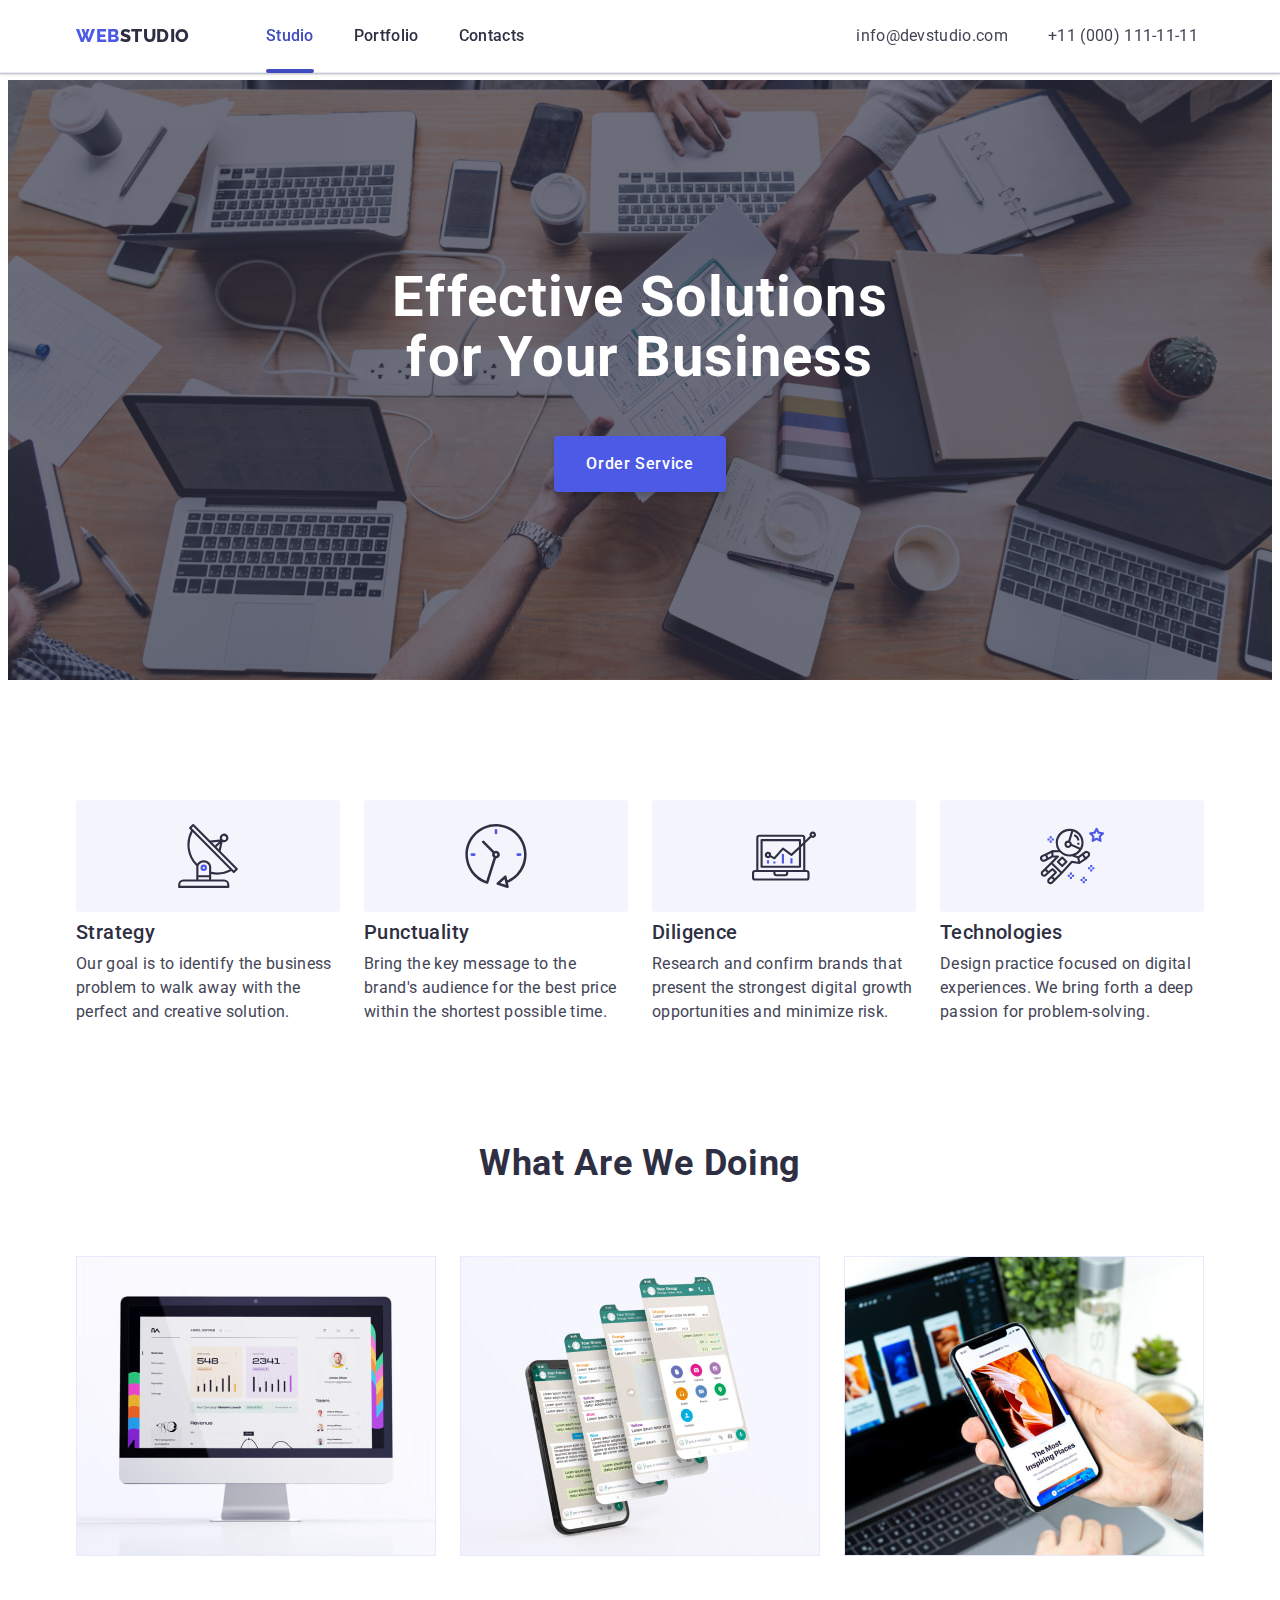
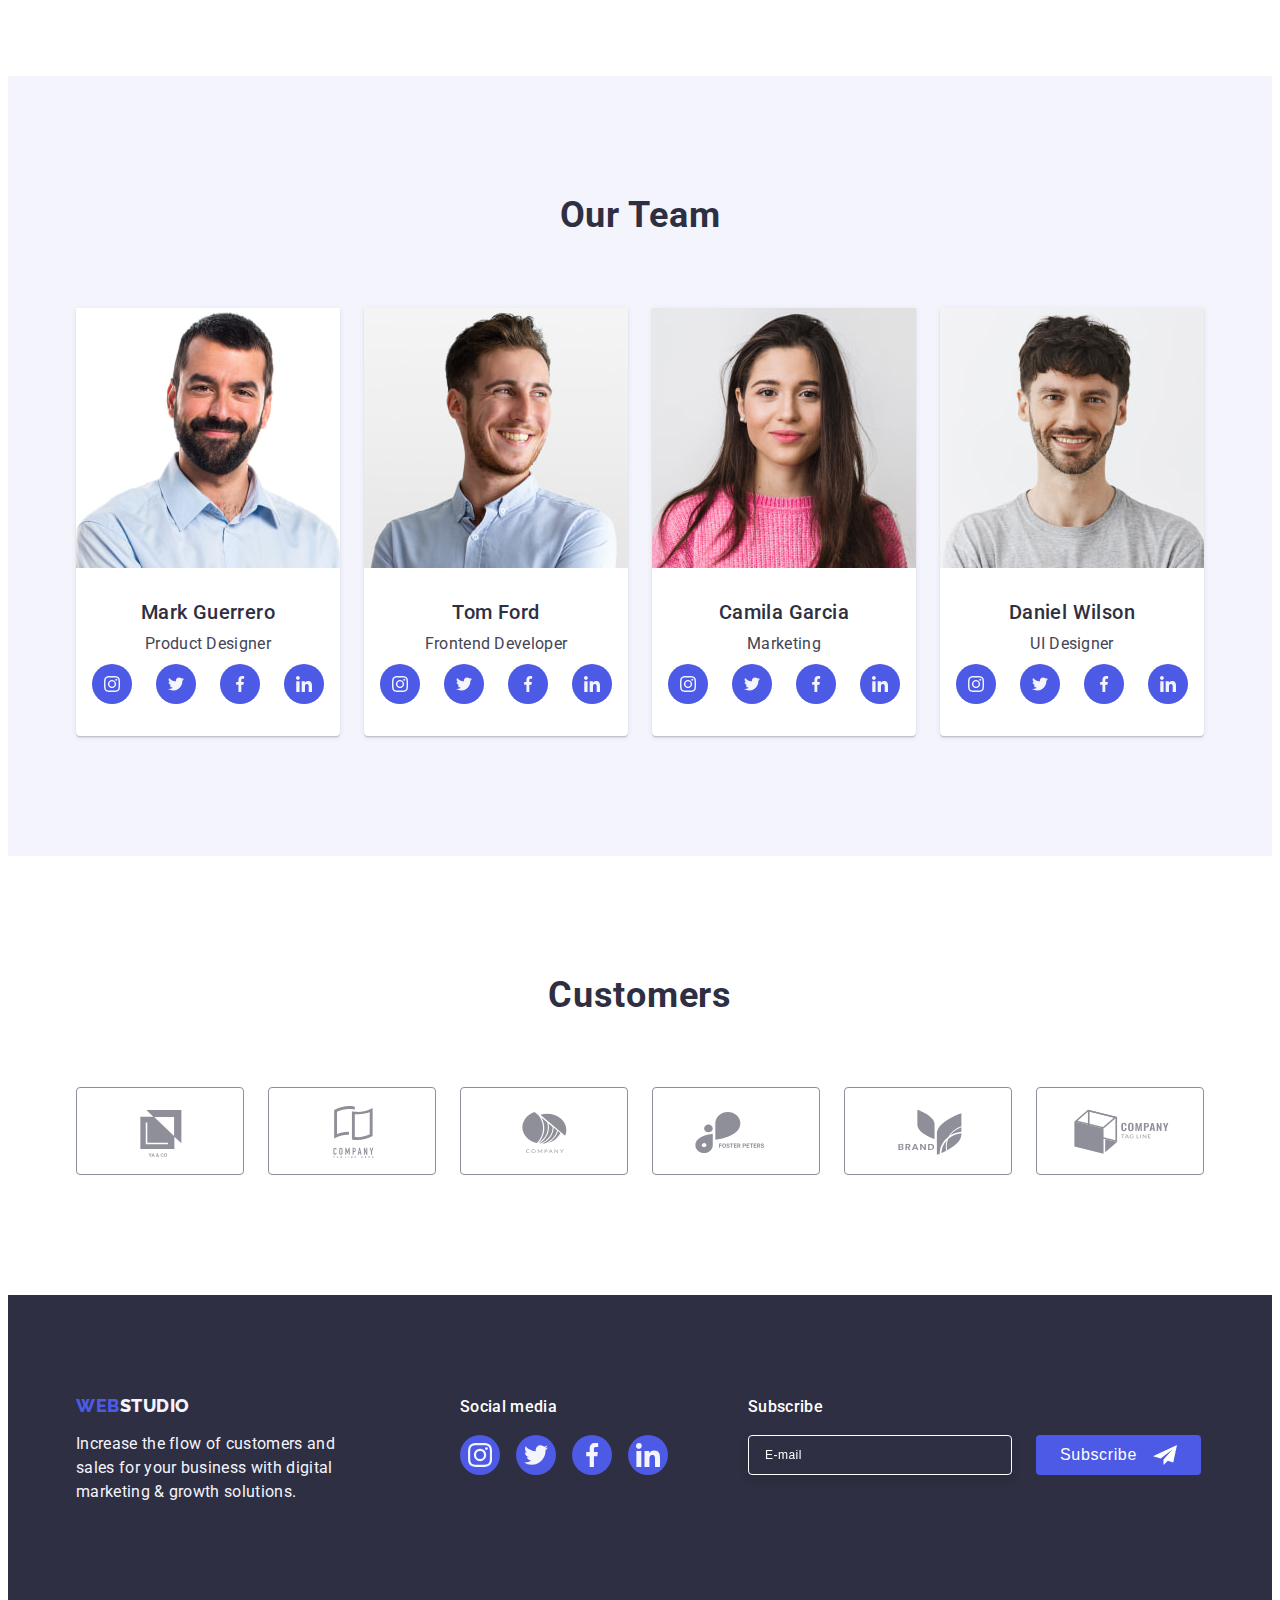
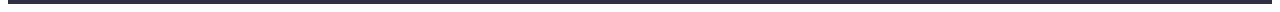
<file: index.html>
<!DOCTYPE html>
<html lang="en">
  <head>
    <meta charset="UTF-8" />
    <meta http-equiv="X-UA-Compatible" content="IE=edge" />
    <meta name="viewport" content="width=device-width, initial-scale=1.0" />
    <title>Document</title>
    <!--Styles Fonts-->
    <link rel="preconnect" href="https://fonts.googleapis.com" />
    <link rel="preconnect" href="https://fonts.gstatic.com" crossorigin />
    <link
      href="https://fonts.googleapis.com/css2?family=Raleway:wght@800&family=Roboto:wght@400;500;700;900&display=swap"
      rel="stylesheet"
    />
    <!-- Normolize -->
    <link
      rel="stylesheet"
      href="https://cdnjs.cloudflare.com/ajax/libs/modern-normalize/1.1.0/modern-normalize.min.css"
      integrity="sha512-wpPYUAdjBVSE4KJnH1VR1HeZfpl1ub8YT/NKx4PuQ5NmX2tKuGu6U/JRp5y+Y8XG2tV+wKQpNHVUX03MfMFn9Q=="
      crossorigin="anonymous"
      referrerpolicy="no-referrer"
    />
    <!--Styles proect-->
    <link rel="stylesheet" href="./css/styles.css" />
  </head>
  <body>
    <!--Header section-->
    <header class="header">
      <div class="header-container container">
        <nav class="header-nav">
          <a class="logo-link link" href="./index.html">Web<span class="web-logo">Studio</span></a>
          <ul class="header-nav-list list">
            <li class="header-nav-iteam">
              <a class="header-link link active" href="./index.html">Studio</a></li
            >
            <li class="header-nav-iteam">
              <a class="header-link link" href="./portfolio.html">Portfolio</a></li
            >
            <li class="header-nav-iteam"> <a class="header-link link" href="">Contacts</a></li>
          </ul>
        </nav>
        <address class="header-address">
          <ul class="header-add-list list">
            <li class="header-add-link">
              <a class="header-add-mail link" href="mailto:info@devstudio.com"
                >info@devstudio.com</a
              ></li
            >
            <li class="header-add-link">
              <a class="header-add-mail link" href="tel:+110001111111">+11 (000) 111-11-11</a></li
            >
          </ul>
        </address>
      </div>
    </header>
    <main>
      <!--Hero section-->
      <section class="hero-st">
        <div class="hero-container container">
          <h1 class="hero-title">Effective Solutions for Your Business</h1>
          <button type="button" class="hero-btn" data-modal-open>Order Service</button>
        </div>
      </section>
      <!--About section-->
      <section class="about">
        <div class="abaut-container container">
          <h2 class="about-title" hidden>section2</h2>
          <ul class="about-list list">
            <li class="about-list-iteam">
              <div class="about-icon-conteiner">
                <svg class="about-icon" width="64" height="64">
                  <use href="./images/icons.svg#icon-antenna"></use>
                </svg>
              </div>
              <h3 class="about-title-main">Strategy</h3>
              <p class="about-tx"
                >Our goal is to identify the business problem to walk away with the perfect and
                creative solution.</p
              >
            </li>
            <li class="about-list-iteam">
              <div class="about-icon-conteiner">
                <svg class="about-icon" width="64" height="64">
                  <use href="./images/icons.svg#icon-clock"></use>
                </svg>
              </div>
              <h3 class="about-title-main">Punctuality</h3>
              <p class="about-tx"
                >Bring the key message to the brand's audience for the best price within the
                shortest possible time.</p
              >
            </li>
            <li class="about-list-iteam">
              <div class="about-icon-conteiner">
                <svg class="about-icon" width="64" height="64">
                  <use href="./images/icons.svg#icon-diagram"></use>
                </svg>
              </div>
              <h3 class="about-title-main">Diligence</h3>
              <p class="about-tx"
                >Research and confirm brands that present the strongest digital growth opportunities
                and minimize risk.</p
              >
            </li>
            <li class="about-list-iteam">
              <div class="about-icon-conteiner">
                <svg class="about-icon" width="64" height="64">
                  <use href="./images/icons.svg#icon-astronaut"></use>
                </svg>
              </div>
              <h3 class="about-title-main">Technologies</h3>
              <p class="about-tx"
                >Design practice focused on digital experiences. We bring forth a deep passion for
                problem-solving.</p
              >
            </li>
          </ul>
        </div>
      </section>
      <!--Portfolio-->
      <section class="portfolio">
        <div class="portfolio-container container">
          <h2 class="portfolio-title">What are we doing</h2>
          <ul class="portfolio-list list">
            <li class="portfolio-list-iteam">
              <img
                class="portfolio-img"
                src="./images/whatarewedoing/img1.jpg"
                alt="desctop"
                width="360"
                height="300"
              />
            </li>
            <li class="portfolio-list-iteam">
              <img
                class="portfolio-img"
                src="./images/whatarewedoing/img2.jpg"
                alt="application"
                width="360"
                height="300"
              />
            </li>
            <li class="portfolio-list-iteam">
              <img
                class="portfolio-img"
                src="./images/whatarewedoing/img3.jpg"
                alt="smartphone"
                width="360"
                height="300"
              />
            </li>
          </ul>
        </div>
      </section>
      <!--Our Team section-->
      <section class="team">
        <div class="team-container container">
          <h2 class="team-title">Our Team</h2>
          <ul class="team-list list">
            <li class="team-list-iteam">
              <img
                class="team-img"
                src="./images/team/img1.jpg"
                alt="Product-Designer"
                width="264"
                height="260"
              />
              <div class="card-content">
                <h3 class="team-name">Mark Guerrero</h3>
                <p class="team-tx">Product Designer</p>
                <ul class="socials list">
                  <li class="socials-iteam">
                    <a
                      class="socials-link link"
                      href=""
                      target="_blank"
                      rel="noopener noreferrer"
                      aria-label="Instagram icon"
                    >
                      <svg class="socials-icon" width="16" height="16">
                        <use href="./images/icons.svg#icon-instagram"></use>
                      </svg>
                    </a>
                  </li>
                  <li class="socials-iteam">
                    <a
                      class="socials-link link"
                      href=""
                      target="_blank"
                      rel="noopener noreferrer"
                      aria-label="Twitter icon"
                    >
                      <svg class="socials-icon" width="16" height="16">
                        <use href="./images/icons.svg#icon-twitter"></use>
                      </svg>
                    </a>
                  </li>
                  <li class="socials-iteam">
                    <a
                      class="socials-link link"
                      href=""
                      target="_blank"
                      rel="noopener noreferrer"
                      aria-label="Facebook icon"
                    >
                      <svg class="socials-icon" width="16" height="16">
                        <use href="./images/icons.svg#icon-facebook"></use>
                      </svg>
                    </a>
                  </li>
                  <li class="socials-iteam">
                    <a
                      class="socials-link link"
                      href=""
                      target="_blank"
                      rel="noopener noreferrer"
                      aria-label="Linkedin icon"
                    >
                      <svg class="socials-icon" width="16" height="16">
                        <use href="./images/icons.svg#icon-linkedin"></use>
                      </svg>
                    </a>
                  </li>
                </ul>
              </div>
            </li>
            <li class="team-list-iteam">
              <img
                class="team-img"
                src="./images/team/img2.jpg"
                alt="Frontend-Developer"
                width="264"
                height="260"
              />
              <div class="card-content">
                <h3 class="team-name">Tom Ford</h3>
                <p class="team-tx">Frontend Developer</p>
                <ul class="socials list">
                  <li class="socials-iteam">
                    <a
                      class="socials-link link"
                      href=""
                      target="_blank"
                      rel="noopener noreferrer"
                      aria-label="Instagram icon"
                    >
                      <svg class="socials-icon" width="16" height="16">
                        <use href="./images/icons.svg#icon-instagram"></use>
                      </svg>
                    </a>
                  </li>
                  <li class="socials-iteam">
                    <a
                      class="socials-link link"
                      href=""
                      target="_blank"
                      rel="noopener noreferrer"
                      aria-label="Twitter icon"
                    >
                      <svg class="socials-icon" width="16" height="16">
                        <use href="./images/icons.svg#icon-twitter"></use>
                      </svg>
                    </a>
                  </li>
                  <li class="socials-iteam">
                    <a
                      class="socials-link link"
                      href=""
                      target="_blank"
                      rel="noopener noreferrer"
                      aria-label="Facebook icon"
                    >
                      <svg class="socials-icon" width="16" height="16">
                        <use href="./images/icons.svg#icon-facebook"></use>
                      </svg>
                    </a>
                  </li>
                  <li class="socials-iteam">
                    <a
                      class="socials-link link"
                      href=""
                      target="_blank"
                      rel="noopener noreferrer"
                      aria-label="Linkedin icon"
                    >
                      <svg class="socials-icon" width="16" height="16">
                        <use href="./images/icons.svg#icon-linkedin"></use>
                      </svg>
                    </a>
                  </li>
                </ul>
              </div>
            </li>
            <li class="team-list-iteam">
              <img
                class="team-img"
                src="./images/team/img3.jpg"
                alt="Marketing"
                width="264"
                height="260"
              />
              <div class="card-content">
                <h3 class="team-name">Camila Garcia</h3>
                <p class="team-tx">Marketing</p>
                <ul class="socials list">
                  <li class="socials-iteam">
                    <a
                      class="socials-link link"
                      href=""
                      target="_blank"
                      rel="noopener noreferrer"
                      aria-label="Instagram icon"
                    >
                      <svg class="socials-icon" width="16" height="16">
                        <use href="./images/icons.svg#icon-instagram"></use>
                      </svg>
                    </a>
                  </li>
                  <li class="socials-iteam">
                    <a
                      class="socials-link link"
                      href=""
                      target="_blank"
                      rel="noopener noreferrer"
                      aria-label="Twitter icon"
                    >
                      <svg class="socials-icon" width="16" height="16">
                        <use href="./images/icons.svg#icon-twitter"></use>
                      </svg>
                    </a>
                  </li>
                  <li class="socials-iteam">
                    <a
                      class="socials-link link"
                      href=""
                      target="_blank"
                      rel="noopener noreferrer"
                      aria-label="Facebook icon"
                    >
                      <svg class="socials-icon" width="16" height="16">
                        <use href="./images/icons.svg#icon-facebook"></use>
                      </svg>
                    </a>
                  </li>
                  <li class="socials-iteam">
                    <a
                      class="socials-link link"
                      href=""
                      target="_blank"
                      rel="noopener noreferrer"
                      aria-label="Linkedin icon"
                    >
                      <svg class="socials-icon" width="16" height="16">
                        <use href="./images/icons.svg#icon-linkedin"></use>
                      </svg>
                    </a>
                  </li>
                </ul>
              </div>
            </li>
            <li class="team-list-iteam">
              <img
                class="team-img"
                src="./images/team/img4.jpg"
                alt="UI-Designer"
                width="264"
                height="260"
              />
              <div class="card-content">
                <h3 class="team-name">Daniel Wilson</h3>
                <p class="team-tx">UI Designer</p>
                <ul class="socials list">
                  <li class="socials-iteam">
                    <a
                      class="socials-link link"
                      href=""
                      target="_blank"
                      rel="noopener noreferrer"
                      aria-label="Instagram icon"
                    >
                      <svg class="socials-icon" width="16" height="16">
                        <use href="./images/icons.svg#icon-instagram"></use>
                      </svg>
                    </a>
                  </li>
                  <li class="socials-iteam">
                    <a
                      class="socials-link link"
                      href=""
                      target="_blank"
                      rel="noopener noreferrer"
                      aria-label="Twitter icon"
                    >
                      <svg class="socials-icon" width="16" height="16">
                        <use href="./images/icons.svg#icon-twitter"></use>
                      </svg>
                    </a>
                  </li>
                  <li class="socials-iteam">
                    <a
                      class="socials-link link"
                      href=""
                      target="_blank"
                      rel="noopener noreferrer"
                      aria-label="Facebook icon"
                    >
                      <svg class="socials-icon" width="16" height="16">
                        <use href="./images/icons.svg#icon-facebook"></use>
                      </svg>
                    </a>
                  </li>
                  <li class="socials-iteam">
                    <a
                      class="socials-link link"
                      href=""
                      target="_blank"
                      rel="noopener noreferrer"
                      aria-label="Linkedin icon"
                    >
                      <svg class="socials-icon" width="16" height="16">
                        <use href="./images/icons.svg#icon-linkedin"></use>
                      </svg>
                    </a>
                  </li>
                </ul>
              </div>
            </li>
          </ul>
        </div>
      </section>
      <!-- Customers -->
      <section class="customers">
        <div class="customers-container container">
          <h2 class="team-title">Customers</h2>
          <ul class="customers-list list">
            <li class="customers-iteam">
              <a class="customers-link link" href="">
                <svg class="customers-icon" width="104" height="56">
                  <use href="./images/icons.svg#icon-Logo"></use>
                </svg>
              </a>
            </li>
            <li class="customers-iteam">
              <a class="customers-link link" href="">
                <svg class="customers-icon" width="104" height="56">
                  <use href="./images/icons.svg#icon-Logo1"></use>
                </svg>
              </a>
            </li>
            <li class="customers-iteam">
              <a class="customers-link link" href="">
                <svg class="customers-icon" width="104" height="56">
                  <use href="./images/icons.svg#icon-Logo2"></use>
                </svg>
              </a>
            </li>
            <li class="customers-iteam">
              <a class="customers-link link" href="">
                <svg class="customers-icon" width="104" height="56">
                  <use href="./images/icons.svg#icon-Logo3"></use>
                </svg>
              </a>
            </li>
            <li class="customers-iteam">
              <a class="customers-link link" href="">
                <svg class="customers-icon" width="104" height="56">
                  <use href="./images/icons.svg#icon-Logo4"></use>
                </svg>
              </a>
            </li>
            <li class="customers-iteam">
              <a class="customers-link link" href="">
                <svg class="customers-icon" width="104" height="56">
                  <use href="./images/icons.svg#icon-Logo5"></use>
                </svg>
              </a>
            </li>
          </ul>
        </div>
      </section>
    </main>
    <!--Footer section-->
    <footer class="footer">
      <div class="footer-container container">
        <div class="footer-left">
          <a class="logo-link-footer link" href="./index.html"
            >Web<span class="footer-logo">Studio</span></a
          >
          <p class="footer-tx"
            >Increase the flow of customers and sales for your business with digital marketing &
            growth solutions.</p
          >
        </div>
        <div class="footer-social">
          <p class="footer-social-tx">Social media</p>
          <ul class="footer-social-list list">
            <li class="footer-social-iteam">
              <a
                class="footer-social-link link"
                href=""
                target="_blank"
                rel="noopener noreferrer"
                aria-label="Instagram icon"
              >
                <svg class="footer-social-icon" width="24" height="24">
                  <use href="./images/icons.svg#icon-instagram"></use></svg
              ></a>
            </li>
            <li class="footer-social-iteam">
              <a
                class="footer-social-link link"
                href=""
                target="_blank"
                rel="noopener noreferrer"
                aria-label="Twitter icon"
              >
                <svg class="footer-social-icon" width="24" height="24">
                  <use href="./images/icons.svg#icon-twitter"></use></svg
              ></a>
            </li>
            <li class="footer-social-iteam">
              <a
                class="footer-social-link link"
                href=""
                target="_blank"
                rel="noopener noreferrer"
                aria-label="Facebook icon"
              >
                <svg class="footer-social-icon" width="24" height="24">
                  <use href="./images/icons.svg#icon-facebook"></use></svg
              ></a>
            </li>
            <li class="footer-social-iteam">
              <a
                class="footer-social-link link"
                href=""
                target="_blank"
                rel="noopener noreferrer"
                aria-label="Linkedin icon"
              >
                <svg class="footer-social-icon" width="24" height="24">
                  <use href="./images/icons.svg#icon-linkedin"></use></svg
              ></a>
            </li>
          </ul>
        </div>
        <div class="subscribe">
          <p class="subscribe-text">Subscribe</p>
          <form class="form-email">
            <label class="subscribe-label">
              <input class="input-email" type="email" name="email" placeholder="E-mail" />
            </label>
            <button class="subscribe-btn" type="submit"
              >Subscribe
              <svg class="subscribe-icon" width="24" height="24">
                <use href="./images/icons.svg#icon-send_icon"></use>
              </svg>
            </button>
          </form>
        </div>
      </div>
    </footer>
    <!-- Modal window -->
    <div class="backdrop is-hidden" data-modal>
      <div class="modal">
        <button class="modal-close-btn" type="button" data-modal-close>
          <svg class="modal-close-icon" width="8" height="8">
            <use href="./images/icons.svg#icon-modal_close"></use>
          </svg>
        </button>

        <p class="modal-title">Leave your contacts and we will call you back</p>
        <form class="modal-form" name="modal_form">
          <label class="form-label" for="modal_name">Name</label>
          <div class="form-wrapper">
            <input class="form-field" type="text" name="modal_name" id="modal_name" />
            <svg class="form-icon" width="18" height="18">
              <use href="./images/icons.svg#icon-name_modal"></use>
            </svg>
          </div>
          <label class="form-label" for="modal_phone">Phone</label>
          <div class="form-wrapper">
            <input class="form-field" type="tel" name="modal_phone" id="modal_phone" />
            <svg class="form-icon" width="18" height="24">
              <use href="./images/icons.svg#icon-phone_modal"></use>
            </svg>
          </div>
          <label class="form-label" for="modal_email">Email</label>
          <div class="form-wrapper">
            <input class="form-field" type="email" name="modal_email" id="modal_email" />
            <svg class="form-icon" width="18" height="24">
              <use href="./images/icons.svg#icon-email_modal"></use>
            </svg>
          </div>

          <label class="form-label" for="modal_comment">Comment</label>
          <textarea
            class="form-comment"
            name="form_comment"
            id="modal_comment"
            rows="5"
            placeholder="Text input"></textarea>
          <label class="form-agreement">
            <input 
            class="form-chek-input visually-hidden" 
            type="checkbox" 
            name="modal_agreement"/>
            <svg class="form-custom-chek" width="16" height="16">
              <use class="uncheked" href="./images/icons.svg#icon-uncheked"></use>
              <use class="cheked" href="./images/icons.svg#icon-cheked"></use>
            </svg>
            <span class="form-agreement-text">I accept the terms and conditions of the
              <a class="form-agreement-link" href="" target="_blank" rel="noopener noreferrer">Privacy Policy</a></span>
          </label>

          <button class="form-btn" type="submit">Send</button>
        </form>
      </div>
    </div>
    <script src="./js/modal.js"></script>
  </body>
</html>
</file>
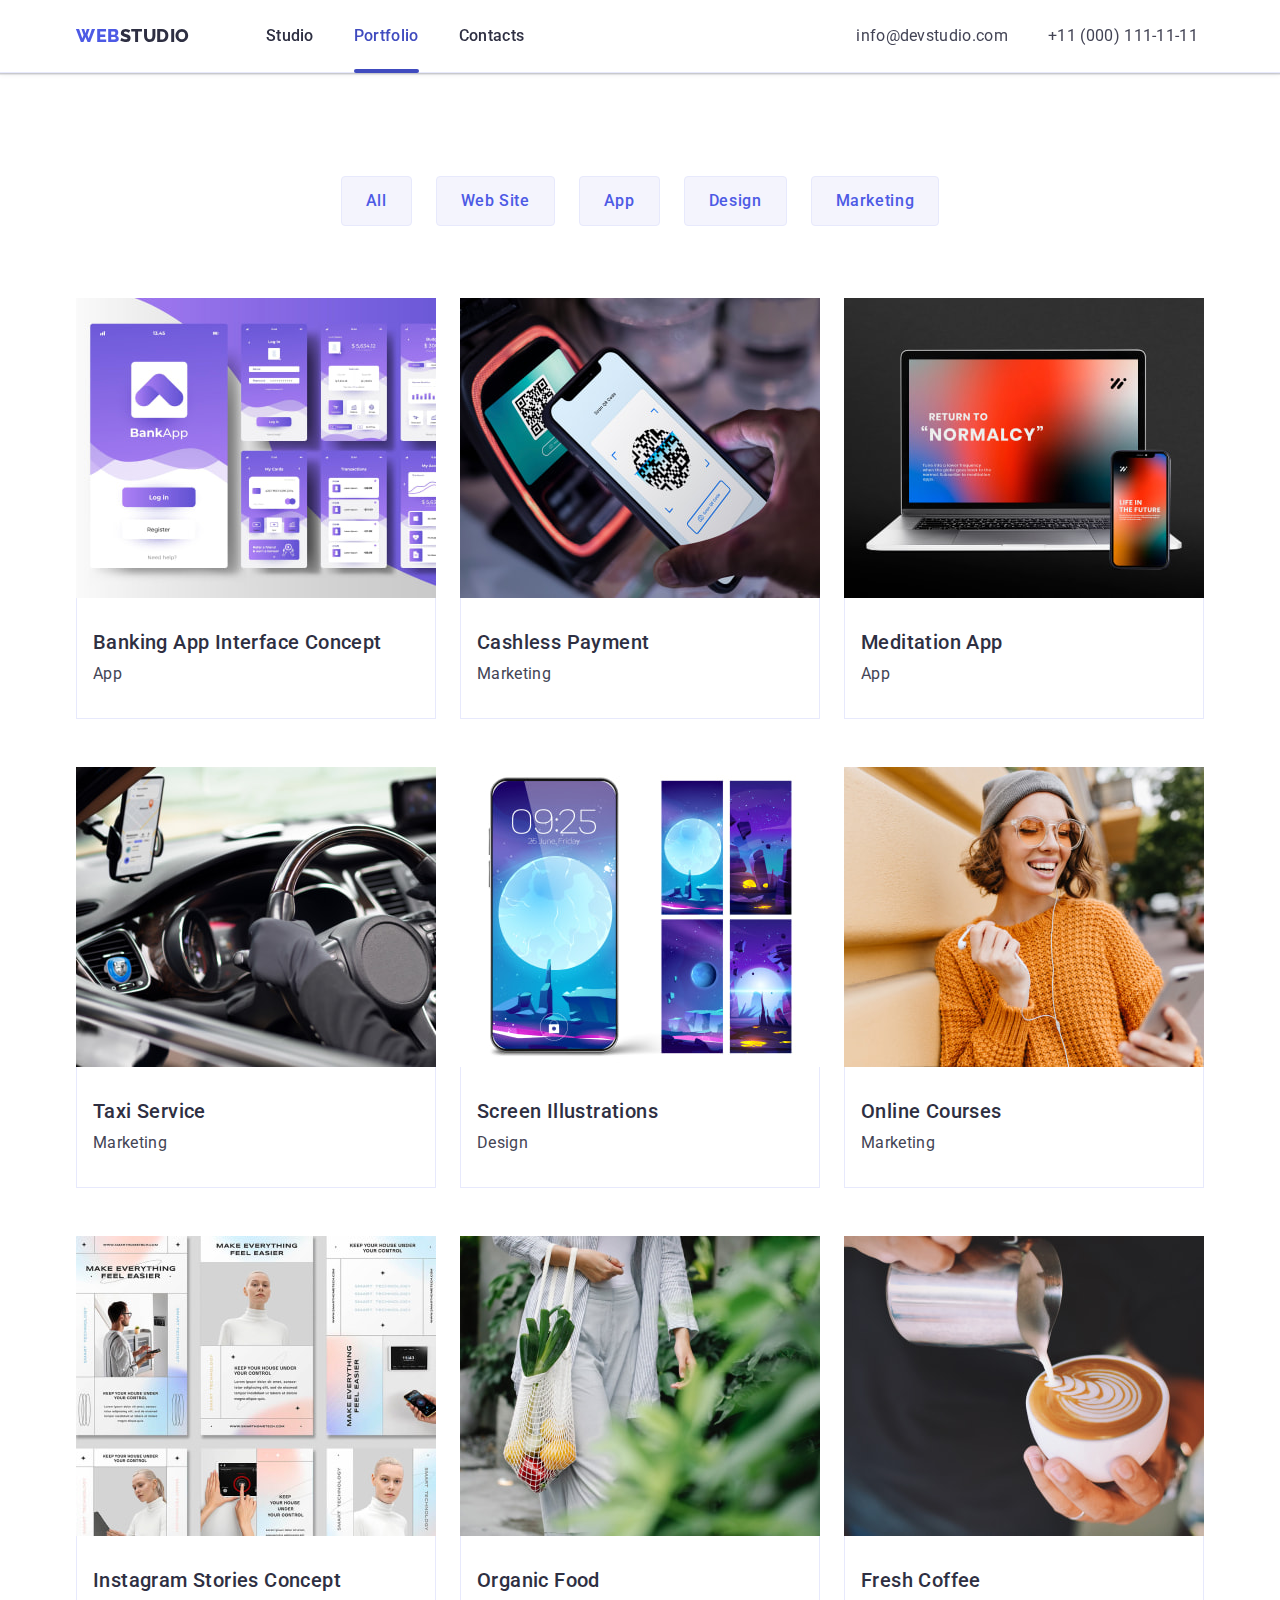
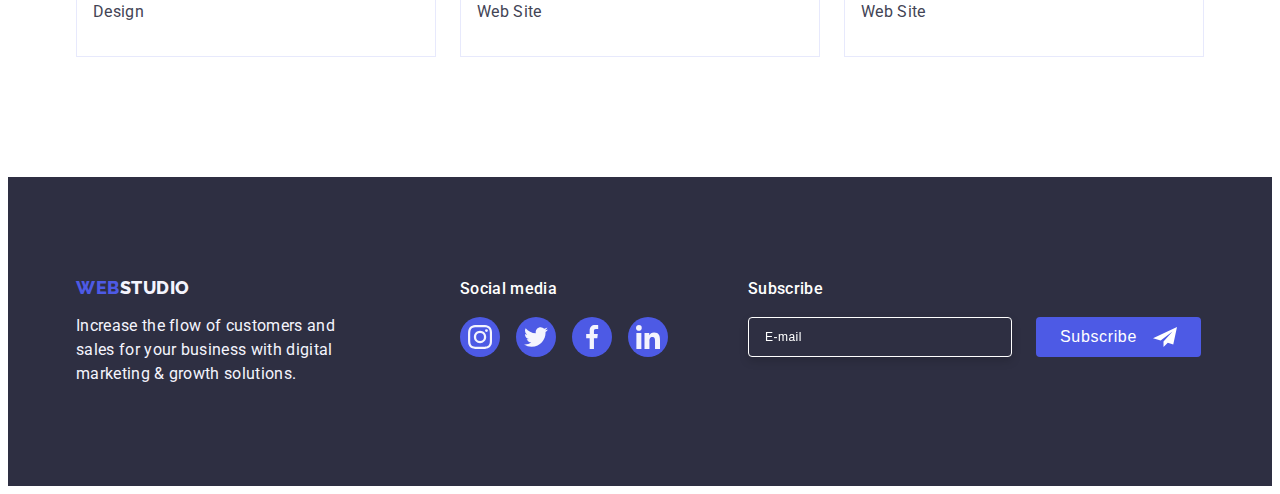
<file: portfolio.html>
<!DOCTYPE html>
<html lang="en">
  <head>
    <meta charset="UTF-8" />
    <meta http-equiv="X-UA-Compatible" content="IE=edge" />
    <meta name="viewport" content="width=device-width, initial-scale=1.0" />
    <title>Document</title>
    <!--Styles Fonts-->
    <link rel="preconnect" href="https://fonts.googleapis.com" />
    <link rel="preconnect" href="https://fonts.gstatic.com" crossorigin />
    <link
      href="https://fonts.googleapis.com/css2?family=Raleway:wght@800&family=Roboto:wght@400;500;700;900&display=swap"
      rel="stylesheet"
    />
    <!-- Normolize -->
    <link rel="stylesheet" href="https://cdnjs.cloudflare.com/ajax/libs/modern-normalize/1.1.0/modern-normalize.min.css" integrity="sha512-wpPYUAdjBVSE4KJnH1VR1HeZfpl1ub8YT/NKx4PuQ5NmX2tKuGu6U/JRp5y+Y8XG2tV+wKQpNHVUX03MfMFn9Q==" crossorigin="anonymous" referrerpolicy="no-referrer" />
    <!--Styles proect-->
    <link rel="stylesheet" href="./css/styles.css" />
  </head>
  <body>
    <!--Header section-->
    <header class="header">
      <div class="header-container container">
        <nav class="header-nav">
          <a class="logo-link link" href="./index.html">Web<span class="web-logo">Studio</span></a>
          <ul class="header-nav-list list">
            <li class="header-nav-iteam">
              <a class="header-link link" href="./index.html">Studio</a>
            </li>
            <li class="header-nav-iteam">
              <a class="header-link link active" href="./portfolio.html">Portfolio</a>
            </li>
            <li class="header-nav-iteam">
              <a class="header-link link" href="">Contacts</a>
            </li>
          </ul>
        </nav>
        <address class="header-address">
          <ul class="header-add-list list">
            <li class="header-add-link">
              <a class="header-add-mail link" href="mailto:info@devstudio.com">info@devstudio.com</a>
            </li>
            <li class="header-add-link">
              <a class="header-add-mail link" href="tel:+110001111111">+11 (000) 111-11-11</a>
            </li>
          </ul>
        </address>
      </div>
    </header>
    <!--Main section-->
    <main>
      <section class="filter-st">
        <div class="filter-container container">
          <h1 class="filter-title" hidden>Filter button</h1>
          <ul class="bt-list list">
            <li class="filter-bt-iteam link">
              <button type="button" class="filter-bt">All</button>
            </li>
            <li class="filter-bt-iteam link">
              <button type="button" class="filter-bt">Web Site</button>
            </li>
            <li class="filter-bt-iteam link">
              <button type="button" class="filter-bt">App</button>
            </li>
            <li class="filter-bt-iteam link">
              <button type="button" class="filter-bt">Design</button>
            </li>
            <li class="filter-bt-iteam link">
              <button type="button" class="filter-bt">Marketing</button>
            </li>
          </ul>
          <ul class="portf-list list">
            <li class="portf-list-iteam">
                <a class="portf-iteam link" href="">
                  <div class="overlay">
                    <img
                    class="portfolio-img"
                    src="./images/portfolio/img1.jpg"
                    alt="Banking app"
                    width="360"
                    height="300"
                    />
                    <p class="overlay-text">
                        14 Stylish and User-Friendly App Design Concepts · Task Manager App · Calorie Tracker App · Exotic Fruit Ecommerce App · Cloud Storage App
                    </p>
                  </div>
                  <div class="portfolio-card-tx">
                    <h2 class="portfolio-title-two">Banking App Interface Concept</h2>
                    <p class="portfolio-tx-two">App</p>
                  </div>
                </a>
            </li>
            <li class="portf-list-iteam">
              <a class="portf-iteam link" href="">
                <div class="overlay">
                  <img
                  class="portfolio-img"
                  src="./images/portfolio/img2.jpg"
                  alt="Payment"
                  width="360"
                  height="300"
                  />
                  <p class="overlay-text">
                    14 Stylish and User-Friendly App Design Concepts · Task Manager App · Calorie Tracker App · Exotic Fruit Ecommerce App · Cloud Storage App
                  </p>
                </div>
                <div class="portfolio-card-tx">
                  <h2 class="portfolio-title-two">Cashless Payment</h2>
                  <p class="portfolio-tx-two">Marketing</p>
                </div>
              </a>
            </li>
            <li class="portf-list-iteam">
              <a class="portf-iteam link" href="">
                <div class="overlay">
                  <img
                  class="portfolio-img"
                  src="./images/portfolio/img3.jpg"
                  alt="Meditation app"
                  width="360"
                  height="300"
                  />
                  <p class="overlay-text">
                    14 Stylish and User-Friendly App Design Concepts · Task Manager App · Calorie Tracker App · Exotic Fruit Ecommerce App · Cloud Storage App
                  </p>
                </div>
                <div class="portfolio-card-tx">
                  <h2 class="portfolio-title-two">Meditation App</h2>
                  <p class="portfolio-tx-two">App</p>
                </div>
              </a>
            </li>
            <li class="portf-list-iteam">
              <a class="portf-iteam link" href="">
                <div class="overlay">
                  <img
                  class="portfolio-img"
                  src="./images/portfolio/img4.jpg"
                  alt="Taxi Service"
                  width="360"
                  height="300"
                  />
                  <p class="overlay-text">
                    14 Stylish and User-Friendly App Design Concepts · Task Manager App · Calorie Tracker App · Exotic Fruit Ecommerce App · Cloud Storage App
                  </p>
                </div>
                <div class="portfolio-card-tx">
                  <h2 class="portfolio-title-two">Taxi Service</h2>
                  <p class="portfolio-tx-two">Marketing</p>
                </div>
              </a>
            </li>
            <li class="portf-list-iteam">
              <a class="portf-iteam link" href="">
                <div class="overlay">
                  <img
                  class="portfolio-img"
                  src="./images/portfolio/img5.jpg"
                  alt="Illustrations"
                  width="360"
                  height="300"
                  />
                  <p class="overlay-text">
                    14 Stylish and User-Friendly App Design Concepts · Task Manager App · Calorie Tracker App · Exotic Fruit Ecommerce App · Cloud Storage App
                  </p>
                </div>
                <div class="portfolio-card-tx">
                  <h2 class="portfolio-title-two">Screen Illustrations</h2>
                  <p class="portfolio-tx-two">Design</p>
                </div>
              </a>
            </li>
            <li class="portf-list-iteam">
              <a class="portf-iteam link" href="">
                <div class="overlay">
                  <img
                  class="portfolio-img"
                  src="./images/portfolio/img6.jpg"
                  alt="Online Courses"
                  width="360"
                  height="300"
                  />
                  <p class="overlay-text">
                    14 Stylish and User-Friendly App Design Concepts · Task Manager App · Calorie Tracker App · Exotic Fruit Ecommerce App · Cloud Storage App
                  </p>
                </div>
                <div class="portfolio-card-tx">
                  <h2 class="portfolio-title-two">Online Courses</h2>
                  <p class="portfolio-tx-two">Marketing</p>
                </div>
              </a>
            </li>
            <li class="portf-list-iteam">
              <a class="portf-iteam link" href="">
                <div class="overlay">
                  <img
                  class="portfolio-img"
                  src="./images/portfolio/img7.jpg"
                  alt="Instagram Stories"
                  width="360"
                  height="300"
                  />
                  <p class="overlay-text">
                    14 Stylish and User-Friendly App Design Concepts · Task Manager App · Calorie Tracker App · Exotic Fruit Ecommerce App · Cloud Storage App
                  </p>
                </div>
                <div class="portfolio-card-tx">
                  <h2 class="portfolio-title-two">Instagram Stories Concept</h2>
                  <p class="portfolio-tx-two">Design</p>
                </div>
              </a>
            </li>
            <li class="portf-list-iteam">
              <a class="portf-iteam link" href="">
                <div class="overlay">
                  <img
                  class="portfolio-img"
                  src="./images/portfolio/img8.jpg"
                  alt="Organic Food"
                  width="360"
                  height="300"
                  />
                  <p class="overlay-text">
                    14 Stylish and User-Friendly App Design Concepts · Task Manager App · Calorie Tracker App · Exotic Fruit Ecommerce App · Cloud Storage App
                  </p>
                </div>
                <div class="portfolio-card-tx">
                  <h2 class="portfolio-title-two">Organic Food</h2>
                  <p class="portfolio-tx-two">Web Site</p>
                </div>
              </a>
            </li>
            <li class="portf-list-iteam">
              <a class="portf-iteam link" href="">
                <div class="overlay">
                  <img
                  class=""
                  src="./images/portfolio/img9.jpg"
                  alt="Coffee"
                  width="360"
                  height="300"
                  />
                  <p class="overlay-text">
                    14 Stylish and User-Friendly App Design Concepts · Task Manager App · Calorie Tracker App · Exotic Fruit Ecommerce App · Cloud Storage App
                  </p>
                </div>
                <div class="portfolio-card-tx">
                  <h2 class="portfolio-title-two">Fresh Coffee</h2>
                  <p class="portfolio-tx-two">Web Site</p>
                </div>
              </a>
            </li>
          </ul>
        </div>
      </section>
    </main>
    <!--Footer section-->
    <footer class="footer">
      <div class="footer-container container">
        <div class="footer-left">
          <a class="logo-link-footer link" href="./index.html"
            >Web<span class="footer-logo">Studio</span></a
          >
          <p class="footer-tx"
            >Increase the flow of customers and sales for your business with digital marketing &
            growth solutions.</p
          >
        </div>
        <div class="footer-social">
          <p class="footer-social-tx">Social media</p>
          <ul class="footer-social-list list">
            <li class="footer-social-iteam">
              <a
                class="footer-social-link link"
                href=""
                target="_blank"
                rel="noopener noreferrer"
                aria-label="Instagram icon"
              >
                <svg class="footer-social-icon" width="24" height="24">
                  <use href="./images/icons.svg#icon-instagram"></use></svg
              ></a>
            </li>
            <li class="footer-social-iteam">
              <a
                class="footer-social-link link"
                href=""
                target="_blank"
                rel="noopener noreferrer"
                aria-label="Twitter icon"
              >
                <svg class="footer-social-icon" width="24" height="24">
                  <use href="./images/icons.svg#icon-twitter"></use></svg
              ></a>
            </li>
            <li class="footer-social-iteam">
              <a
                class="footer-social-link link"
                href=""
                target="_blank"
                rel="noopener noreferrer"
                aria-label="Facebook icon"
              >
                <svg class="footer-social-icon" width="24" height="24">
                  <use href="./images/icons.svg#icon-facebook"></use></svg
              ></a>
            </li>
            <li class="footer-social-iteam">
              <a
                class="footer-social-link link"
                href=""
                target="_blank"
                rel="noopener noreferrer"
                aria-label="Linkedin icon"
              >
                <svg class="footer-social-icon" width="24" height="24">
                  <use href="./images/icons.svg#icon-linkedin"></use></svg
              ></a>
            </li>
          </ul>
        </div>
        <div class="subscribe">
          <p class="subscribe-text">Subscribe</p>
          <form class="form-email">
            <label class="subscribe-label">
              <input 
              class="input-email" 
              type="email"
              name="email"
              placeholder="E-mail">
            </label>
            <button class="subscribe-btn" type="submit">Subscribe
              <svg class="subscribe-icon" width="24" height="24">
                <use href="./images/icons.svg#icon-send_icon"></use>
              </svg>
            </button>
          </form>
        </div>
      </div>
    </footer>
  </body>
</html>
</file>
<file: css/styles.css>
:root {
  /* Color */
  --main-txt-cl: #434455;
  --background-cl: #ffffff;
  --link-cl: #2e2f42;
  --color-cloud: #f4f4fd;
  --logo-cl: #4d5ae5;
  --activ-cl: #404bbf;
  --hero-cl: #ffffff;
  /* Fonts */
  --main-ft: Roboto, sans-serif;
  --second-ft: Raleway, sans-serif;

  /* others */
  --header-idx: 10;
  --modal-idx: 100;
}

/**
  |============================
  | Base style
  |============================
*/

html {
  box-sizing: border-box;
}

*,
*::before,
*::after {
  box-sizing: inherit;
}

body {
  font-family: var(--main-ft);
  font-size: 16px;
  line-height: 1.5;
  letter-spacing: 0.2em;
  color: var(--main-txt-cl);
  background-color: var(--background-cl);
  padding-top: 72px;
}

/* reset start */
.visually-hidden {
  position: absolute;
  width: 1px;
  height: 1px;
  margin: -1px;
  border: 0;
  padding: 0;

  white-space: nowrap;
  clip-path: inset(100%);
  clip: rect(0 0 0 0);
  overflow: hidden;
}

h1,
h2,
h3,
h4,
h5,
h6,
p {
  margin: 0;
}

img {
  display: block;
}

.link {
  text-decoration: none;
}
.list {
  list-style: none;
  padding: 0;
  margin: 0;
}
button {
  cursor: pointer;
}

.container {
  width: 1158px;
  padding-left: 15px;
  padding-right: 15px;
  margin: 0 auto;
}
/**
  |============================
  | Header
  |============================
*/

.header {
  background-color: #ffffff;
  border-bottom: 1px solid #e7e9fc;
  box-shadow: 0px 2px 1px rgba(46, 47, 66, 0.08), 0px 1px 1px rgba(46, 47, 66, 0.16),
    0px 1px 6px rgba(46, 47, 66, 0.08);

  position: fixed;
  width: 100%;
  z-index: var(--header-idx);
  top: 0;
  left: 0;
}
.logo-link {
  font-family: var(--second-ft);
  font-style: normal;
  font-weight: 800;
  font-size: 18px;
  line-height: 1.17;
  align-items: center;
  letter-spacing: 0.03em;
  text-transform: uppercase;
  color: var(--logo-cl);
  margin-right: 76px;
}

.web-logo {
  font-family: var(--second-ft);
  font-style: normal;
  font-weight: 800;
  font-size: 18px;
  line-height: 1.17;
  align-items: center;
  letter-spacing: 0.03em;
  text-transform: uppercase;
  color: var(--link-cl);
}

.header-nav {
  display: flex;
  align-items: center;
}

.header-nav-list {
  display: flex;
  align-items: center;
  margin-right: 332px;

  transition: color 250ms cubic-bezier(0.4, 0, 0.2, 1);
}

.header-link {
  font-family: var(--main-ft);
  font-style: normal;
  font-weight: 500;
  font-size: 16px;
  line-height: 1.5;
  letter-spacing: 0.02em;
  color: var(--link-cl);
  display: block;
  padding-top: 24px;
  padding-bottom: 24px;

  transition: color 250ms cubic-bezier(0.4, 0, 0.2, 1);
  position: relative;
}

.header-link::after {
  content: '';
  display: block;
  position: absolute;
  bottom: -1px;
  left: 0;
  width: 100%;
  height: 4px;
  border-radius: 2px;
}
.header-link.active {
  color: var(--activ-cl);
  transition: color 250ms cubic-bezier(0.4, 0, 0.2, 1);
}

.header-link.active::after {
  background-color: var(--activ-cl);
}

.header-address {
  font-style: normal;
}

.header-link:hover,
.header-link:focus {
  color: var(--activ-cl);
}

.header-add-mail {
  font-style: normal;
  font-weight: 400;
  font-size: 16px;
  letter-spacing: 0.02em;
  line-height: 1.5;
  color: var(--main-txt-cl);

  transition: color 250ms cubic-bezier(0.4, 0, 0.2, 1);
}

.header-add-mail:hover,
.header-add-mail:focus {
  color: var(--activ-cl);
}

.header-container {
  display: flex;
  align-items: center;
}

.header-add-list {
  display: flex;
  margin: 0px;
  padding: 0px;
}

.header-nav-list .header-nav-iteam:not(:last-child) {
  margin-right: 40px;
}
.header-add-list .header-add-link:not(:last-child) {
  margin-right: 40px;
}
/**
  |============================
  | Hero
  |============================
*/

.hero-st {
  background-color: var(--link-cl);
  padding-top: 188px;
  padding-bottom: 188px;

  background-image: linear-gradient(rgba(46, 47, 66, 0.7), rgba(46, 47, 66, 0.7)),
    url(../images/hero/people-office.jpg);
  background-repeat: no-repeat;
  background-size: cover;
  background-position: center;
  max-width: 1440px;
  margin-left: auto;
  margin-right: auto;
}

.hero-title {
  font-size: 56px;
  line-height: 1.07;
  text-align: center;
  letter-spacing: 0.02em;
  color: var(--hero-cl);

  max-width: 496px;
  margin-top: 0px;
  margin-right: auto;
  margin-bottom: 48px;
  margin-left: auto;
}

.hero-btn {
  background-color: var(--logo-cl);
  font-family: var(--main-ft);
  font-weight: 500;
  font-size: 16px;
  line-height: 1.5;
  letter-spacing: 0.04em;
  color: var(--hero-cl);
  cursor: pointer;

  display: block;
  min-width: 169px;
  padding: 16px 32px;
  box-shadow: 0px 4px 4px rgba(0, 0, 0, 0.15);
  border-radius: 4px;
  border: none;
  margin-right: auto;
  margin-left: auto;

  transition: background-color 250ms cubic-bezier(0.4, 0, 0.2, 1);
}

.hero-btn:hover,
.hero-btn:focus {
  color: var(--hero-cl);
  background-color: var(--activ-cl);
}

/**
  |============================
  | About
  |============================
*/

.about {
  padding-top: 120px;
  padding-bottom: 120px;
}
.about-list {
  display: flex;
  margin-top: 0px;
  margin-bottom: 0px;
  padding: 0px;
}
.about-list-iteam {
  width: 264px;
}
.about-list-iteam:not(:last-child) {
  margin-right: 24px;
}
.about-title-main {
  font-weight: 500;
  font-size: 20px;
  line-height: 1.2;
  letter-spacing: 0.02em;
  color: var(--link-cl);
  margin-bottom: 8px;
}

.about-tx {
  line-height: 1.5;
  letter-spacing: 0.02em;
}
/* About icons */
.about-icon-conteiner {
  display: flex;
  justify-content: center;
  align-items: center;
  background-color: var(--color-cloud);
  margin-bottom: 8px;
  height: 112px;
  border-radius: 4px;
}

/**
  |============================
  | Portfolio
  |============================
*/

.portfolio {
  padding-bottom: 120px;
}

.portfolio-list {
  display: flex;
}

.portfolio-title {
  font-size: 36px;
  line-height: 1.11;
  text-align: center;
  letter-spacing: 0.02em;
  color: var(--link-cl);
  text-transform: capitalize;

  margin-right: auto;
  margin-bottom: 72px;
  margin-left: auto;
}

.portfolio-list .portfolio-list-iteam:not(:last-child) {
  margin-right: 24px;
}

/**
  |============================
  | Team
  |============================
*/

.team {
  background-color: var(--color-cloud);
  padding-top: 120px;
  padding-bottom: 120px;
}

.team-list {
  display: flex;
}
.team-title {
  font-size: 36px;
  line-height: 1.11;
  text-align: center;
  letter-spacing: 0.02em;
  text-transform: capitalize;
  color: var(--link-cl);
  margin-right: auto;
  margin-bottom: 72px;
  margin-left: auto;
}
.customers-container .team-title {
  line-height: 1.1;
}

.team-list-iteam {
  background-color: var(--background-cl);
  width: 264px;
  box-shadow: 0px 1px 6px rgba(46, 47, 66, 0.08), 0px 1px 1px rgba(46, 47, 66, 0.16),
    0px 2px 1px rgba(46, 47, 66, 0.08);
  border-radius: 0px 0px 4px 4px;
}

.team-list .team-list-iteam:not(:last-child) {
  margin-right: 24px;
}

.team-name {
  font-size: 20px;
  line-height: 1.2;
  font-weight: 500;
  text-align: center;
  letter-spacing: 0.02em;
  color: var(--link-cl);
  margin-bottom: 8px;
}

.team-tx {
  letter-spacing: 0.02em;
  line-height: 1.5;
  text-align: center;
  margin-bottom: 8px;
}

.card-content {
  flex-direction: column;
  justify-content: center;
  align-items: center;
  padding: 32px 0;
  gap: 8px;
}
/* Social icons */
.socials {
  display: flex;
  justify-content: center;
  align-items: center;
  gap: 24px;
  padding: 0;
}
.socials-iteam {
}
.socials-link {
  display: flex;
  justify-content: center;
  align-items: center;
  width: 40px;
  height: 40px;
  border-radius: 50%;

  background-color: var(--logo-cl);

  transition: background-color 250ms cubic-bezier(0.4, 0, 0.2, 1);
}
.socials-icon {
  fill: var(--color-cloud);
}
.socials-link:hover {
  background-color: var(--activ-cl);
}

.socials-link:focus {
  background-color: var(--activ-cl);
}

/**
  |============================
  | Customers
  |============================
*/
.customers {
  padding-top: 120px;
  padding-bottom: 120px;
}
.customers-container {
}

.customers-list {
  display: flex;
  gap: 24px;
  margin: 0;
  padding: 0;
}

.customers-iteam {
  width: 168px;
  height: 88px;
  display: flex;
  justify-content: center;
  align-items: center;
}
.customers-link {
  display: flex;
  justify-content: center;
  align-items: center;
  width: 100%;
  height: 100%;
  border: 1px solid #8e8f99;
  border-radius: 4px;
  color: #8e8f99;

  transition: border-color 250ms cubic-bezier(0.4, 0, 0.2, 1),
    color 250ms cubic-bezier(0.4, 0, 0.2, 1);
}

.customers-icon {
  fill: currentColor;
}

.customers-link:hover {
  border-color: var(--activ-cl);
  color: var(--activ-cl);
}
.customers-link:focus {
  border-color: var(--activ-cl);
  color: var(--activ-cl);
}
.customers-iteam:focus .customers-icon {
  fill: var(--activ-cl);
}
.customers-iteam:hover .customers-icon {
  fill: var(--activ-cl);
}
/**
  |============================
  | Footer
  |============================
*/
.logo-link-footer {
  font-family: var(--second-ft);
  font-style: normal;
  font-weight: 800;
  font-size: 18px;
  line-height: 1.17;
  align-items: center;
  letter-spacing: 0.03em;
  text-transform: uppercase;
  color: var(--logo-cl);

  margin-bottom: 16px;
  display: inline-block;
}

.footer {
  background-color: var(--link-cl);
  color: var(--color-cloud);
  padding-top: 100px;
  padding-bottom: 100px;
}
.footer-logo {
  color: var(--color-cloud);
}

.footer-tx {
  font-weight: 400;
  letter-spacing: 0.02em;
  width: 264px;
}

.footer-left {
  margin-right: 120px;
}
.footer-container {
  display: flex;
  align-items: baseline;
}

/* Footer social */

.footer-social {
  margin-right: 80px;
}
.footer-social-tx {
  margin-bottom: 16px;
  font-weight: 500;
  color: var(--hero-cl);
  line-height: 1.5;
  letter-spacing: 0.02em;
}
.footer-social-list {
  display: flex;
  gap: 16px;
}

.footer-social-iteam {
  width: 40px;
  height: 40px;
}
.footer-social-link {
  display: flex;
  justify-content: center;
  align-items: center;
  width: 100%;
  height: 100%;
  background-color: #4d5ae5;
  border-radius: 50%;

  transition: background-color 250ms cubic-bezier(0.4, 0, 0.2, 1);
}
.footer-social-link:focus {
  background-color: #31d0aa;
}
.footer-social-link:hover {
  background-color: #31d0aa;
}
.footer-social-icon {
  fill: var(--color-cloud);
}

.subscribe {
}
.subscribe-text {
  margin: 0 0 16px 0;
  font-size: 16px;
  line-height: 1.5;
  letter-spacing: 0.02em;
  font-weight: 500;
  color: var(--background-cl);
}
.form-email {
  display: flex;
}
.subscribe-label {
  display: flex;
  margin-right: 24px;
}
.input-email {
  width: 264px;
  height: 40px;
  padding-left: 16px;
  border: 1px solid #ffffff;
  filter: drop-shadow(0px 4px 4px rgba(0, 0, 0, 0.15));
  border-radius: 4px;
  background-color: var(--link-cl);
  color: var(--hero-cl);
  font-size: 12px;
  letter-spacing: 0.04em;
  display: flex;
  align-items: center;
}
.input-email::placeholder {
  color: var(--hero-cl);
}

.subscribe-btn {
  display: flex;
  align-items: center;
  justify-content: center;
  font-size: 16px;
  font-weight: 500;
  line-height: 1.5;
  letter-spacing: 0.04em;
  width: 165px;
  height: 40px;
  border-radius: 4px;
  border: none;
  background-color: var(--logo-cl);
  gap: 16px;
  color: var(--hero-cl);

  transition: background-color 250ms cubic-bezier(0.4, 0, 0.2, 1);
}

.subscribe-btn:focus {
  background-color: var(--activ-cl);
}
.subscribe-btn:hover {
  background-color: var(--activ-cl);
}
.subscribe-icon {
}

/**
  |============================
  | Modal window
  |============================
*/
.backdrop {
  position: fixed;
  top: 0;
  left: 0;
  width: 100%;
  height: 100%;
  background: rgba(46, 47, 66, 0.4);

  transition: opacity 250ms cubic-bezier(0.4, 0, 0.2, 1),
    visibility 250ms cubic-bezier(0.4, 0, 0.2, 1);
  opacity: 1;
}

.backdrop.is-hidden {
  opacity: 0;
  pointer-events: none;
  visibility: hidden;
}
.modal {
  width: 408px;
  min-height: 584px;
  background-color: #fcfcfc;
  border-radius: 4px;
  box-shadow: 0px 1px 1px rgba(0, 0, 0, 0.14), 0px 1px 3px rgba(0, 0, 0, 0.12),
    0px 2px 1px rgba(0, 0, 0, 0.2);

  position: absolute;
  top: calc(50%);
  left: calc(50%);

  transform: translate(-50%, -50%) scale(1);
  transition: transform 250ms cubic-bezier(0.4, 0, 0.2, 1);
  opacity: 1000ms ease-in;
  padding: 72px 24px 24px 24px;
}

.backdrop.is-hidden .modal {
  opacity: 0;
  transform: translate(-90%, -80%);
  transition: transform 400ms ease-out opacity 400ms;
}
.modal-close-btn {
  background-color: #e7e9fc;
  width: 24px;
  height: 24px;
  border-radius: 50%;
  border: 1px solid rgba(0, 0, 0, 0.1);

  position: absolute;
  top: 24px;
  right: 24px;

  display: flex;
  align-items: center;
  justify-content: center;
  padding: 0;
  cursor: pointer;
  transition: background-color 250ms cubic-bezier(0.4, 0, 0.2, 1),
    border 250ms cubic-bezier(0.4, 0, 0.2, 1);
}

.modal-close-btn:hover {
  background-color: var(--activ-cl);
  border: none;
}
.modal-close-btn:focus {
  background-color: var(--activ-cl);
  border: none;
}
.modal-close-icon {
  transition: fill 250ms cubic-bezier(0.4, 0, 0.2, 1);
}
.modal-close-btn:focus .modal-close-icon {
  fill: var(--background-cl);
}
.modal-close-btn:hover .modal-close-icon {
  fill: var(--background-cl);
}

.modal-title {
  font-weight: 500;
  text-align: center;
  font-size: 16px;
  letter-spacing: 0.02em;
  margin-bottom: 16px;
  color: var(--link-cl);
}

.form-label {
  /* display: block; */
  margin-bottom: 4px;
  font-size: 12px;
  line-height: 1.17px;
  letter-spacing: 0.01em;
  color: #8e8f99;
}
.form-wrapper {
  position: relative;
  margin-bottom: 8px;
  display: block;
}
.form-field {
  width: 100%;
  height: 40px;
  padding-left: 38px;

  border-radius: 4px;
  border: 1px solid rgba(46, 47, 66, 0.4);
  outline: none;
  transition: border 250ms cubic-bezier(0.4, 0, 0.2, 1);
}

.form-field:focus {
  border: 1px solid var(--logo-cl);
  outline: none;
}
.form-icon {
  position: absolute;
  top: 50%;
  left: 16px;
  transform: translateY(-50%);
  transition: fill 250ms cubic-bezier(0.4, 0, 0.2, 1);
  pointer-events: none;
}

.form-field:focus + .form-icon {
  fill: var(--logo-cl);
}

.form-comment {
  display: block;
  width: 100%;
  height: 120px;
  padding-left: 16px;
  padding-top: 8px;
  resize: none;
  outline: none;

  border: 1px solid rgba(46, 47, 66, 0.4);
  border-radius: 4px;
  transition: border 250ms cubic-bezier(0.4, 0, 0.2, 1);

  font-weight: 400;
  font-size: 12px;
  line-height: 1.17;
  letter-spacing: 0.04em;
  color: var(--main-txt-cl);
  margin-bottom: 16px;
}

.form-comment::placeholder {
  font-size: 12px;
  line-height: 1.17px;
  letter-spacing: 0.04em;
  color: rgba(46, 47, 66, 0.4);
  padding-top: 8px;
}
.form-comment:focus {
  border: 1px solid var(--logo-cl);
  outline: none;
}
.form-agreement {
  display: flex;
  gap: 8px;
  margin-bottom: 24px;
  align-items: center;
}
.form-agreement-text {
  font-weight: 400;
  font-size: 12px;
  line-height: 1.17;
  letter-spacing: 0.04em;
  color: #8e8f99;
  user-select: none;
}
.form-chek-input {
  appearance: none;
  width: 16px;
  height: 16px;
  display: block;
  border: 1px solid rgba(46, 47, 66, 0.4);
  border-radius: 2px;
}

.form-agreement-link {
  color: var(--logo-cl);
}
.form-btn {
  display: block;
  margin: 0 auto;
  min-width: 169px;
  min-height: 56px;
  background: var(--logo-cl);
  border: var(--logo-cl);
  box-shadow: 0px 4px 4px rgba(0, 0, 0, 0.15);
  border-radius: 4px;
  color: var(--hero-cl);

  font-weight: 500;
  line-height: 1.5;
  letter-spacing: 0.04em;

  transition: background-color 250ms cubic-bezier(0.4, 0, 0.2, 1),
    box-shadow 250ms cubic-bezier(0.4, 0, 0.2, 1);
}

/* SVG Checkbox */
.uncheked {
  opacity: 1;
  transition: 250ms;
}
.cheked {
  opacity: 0;
  transition: 250ms;
}
.form-chek-input:checked + .form-custom-chek > .uncheked {
  opacity: 0;
}
.form-chek-input:checked + .form-custom-chek > .cheked {
  opacity: 1;
}

/**
  |============================
  | Portfolio second page
  |============================
*/

/* Filter section */

.filter-st {
  padding-top: 96px;
  padding-bottom: 120px;
}

.bt-list {
  display: flex;
  justify-content: center;
  margin-bottom: 72px;
}

.bt-list .filter-bt-iteam:not(:last-child) {
  margin-right: 24px;
}
.filter-bt {
  font-family: var(--main-ft);
  font-weight: 500;
  font-size: 16px;
  line-height: 1.5;
  text-align: center;
  letter-spacing: 0.04em;
  color: var(--logo-cl);
  background-color: var(--color-cloud);
  cursor: pointer;

  border: 1px solid #e7e9fc;
  border-radius: 4px;
  padding: 12px 24px;

  transition: color 250ms cubic-bezier(0.4, 0, 0.2, 1),
    background-color 250ms cubic-bezier(0.4, 0, 0.2, 1),
    border-color 250ms cubic-bezier(0.4, 0, 0.2, 1), box-shadow 250ms cubic-bezier(0.4, 0, 0.2, 1);
}

.filter-bt:hover,
.filter-bt:focus {
  color: var(--background-cl);
  background-color: var(--activ-cl);
  border: 1px solid transparent;
  box-shadow: 0px 3px 1px rgba(0, 0, 0, 0.1), 0px 2px 1px rgba(0, 0, 0, 0.08),
    0px 2px 2px rgba(0, 0, 0, 0.12);
  border-radius: 4px;
}

/* Portfoilio section */

.portfolio-title-two {
  font-weight: 500;
  font-size: 20px;
  line-height: 1.2;
  letter-spacing: 0.02em;
  color: var(--link-cl);
  margin-bottom: 8px;
}

.portfolio-tx-two {
  color: var(--main-txt-cl);
  line-height: 1.5;
  letter-spacing: 0.02em;
  margin-bottom: 0px;
}
.portf-iteam {
  text-decoration: none;
  list-style: none;
  display: block;
  transition: box-shadow 250ms cubic-bezier(0.4, 0, 0.2, 1);
}
.portf-list {
  display: flex;
  flex-wrap: wrap;
  transition: box-shadow 250ms cubic-bezier(0.4, 0, 0.2, 1);
}
.portf-list-iteam {
  margin-right: 24px;
  margin-bottom: 48px;
}
.portf-list-iteam:nth-child(3n) {
  margin-right: 0px;
}
.portf-list-iteam:nth-last-child(-n + 3) {
  margin-bottom: 0px;
}
.portf-iteam:hover {
  box-shadow: 0px 1px 6px rgba(46, 47, 66, 0.08), 0px 1px 1px rgba(46, 47, 66, 0.16),
    0px 2px 1px rgba(46, 47, 66, 0.08);
}
.portf-iteam:focus {
  box-shadow: 0px 1px 6px rgba(46, 47, 66, 0.08), 0px 1px 1px rgba(46, 47, 66, 0.16),
    0px 2px 1px rgba(46, 47, 66, 0.08);
}
.portfolio-card-tx {
  padding: 32px 16px;
  border: 1px solid #e7e9fc;
  border-top: none;
}

/**
  |============================
  | Overlay
  |============================
*/

.overlay {
  position: relative;
  overflow: hidden;
}
.overlay-text {
  position: absolute;
  top: 0;
  font-size: 16px;
  line-height: 1.5;
  letter-spacing: 0.02em;
  color: var(--color-cloud);
  padding: 40px 32px;
  background-color: var(--logo-cl);
  height: 100%;
  width: 100%;

  transform: translateY(100%);
  transition: transform 250ms cubic-bezier(0.4, 0, 0.2, 1);
}

.portf-iteam:focus .overlay-text,
.portf-iteam:hover .overlay-text {
  transform: translateY(0%);
}
</file>
